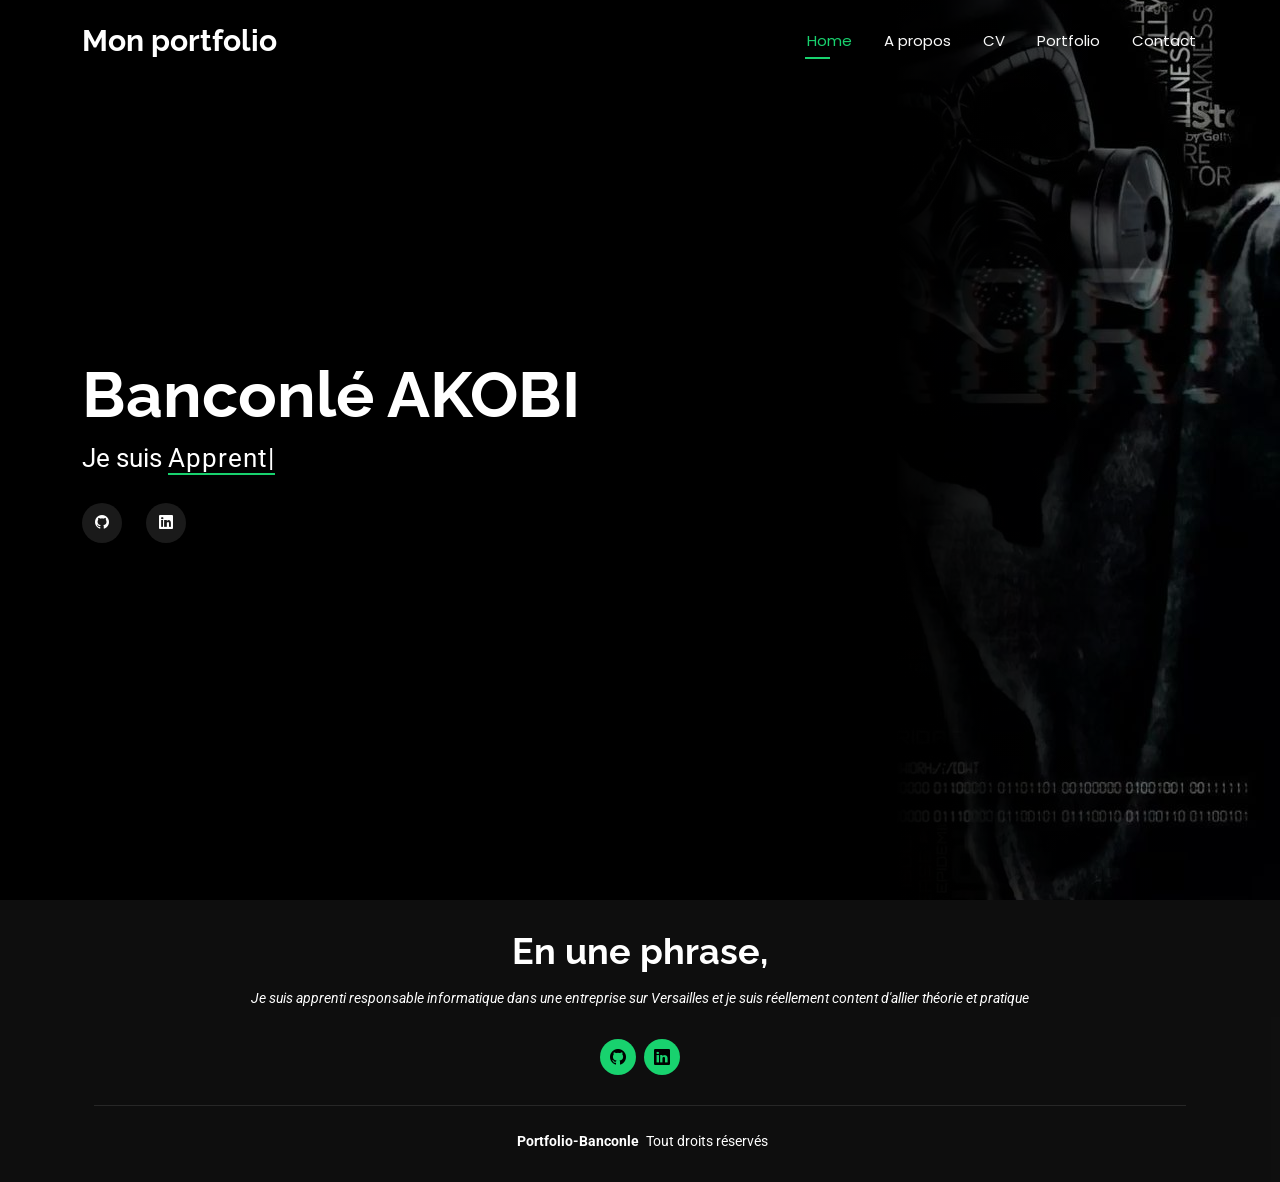
<file: index.html>
<!DOCTYPE html>
<html lang="fr">

<head>
  <meta charset="utf-8">
  <meta content="width=device-width, initial-scale=1.0" name="viewport">
  <title>Banconlé AKOBI-Portfolio</title>
  <meta name="description" content="partie principale(index)">

  <link href="assets/img/favicon.png" rel="icon">

  <link href="https://fonts.googleapis.com" rel="preconnect">
  <link href="https://fonts.gstatic.com" rel="preconnect" crossorigin>
  <link href="https://fonts.googleapis.com/css2?family=Roboto:ital,wght@0,100;0,300;0,400;0,500;0,700;0,900;1,100;1,300;1,400;1,500;1,700;1,900&family=Poppins:ital,wght@0,100;0,200;0,300;0,400;0,500;0,600;0,700;0,800;0,900;1,100;1,200;1,300;1,400;1,500;1,600;1,700;1,800;1,900&family=Raleway:ital,wght@0,100;0,200;0,300;0,400;0,500;0,600;0,700;0,800;0,900;1,100;1,200;1,300;1,400;1,500;1,600;1,700;1,800;1,900&display=swap" rel="stylesheet">

  <link href="assets/vendor/bootstrap/css/bootstrap.min.css" rel="stylesheet">
  <link href="assets/vendor/bootstrap-icons/bootstrap-icons.css" rel="stylesheet">
  <link href="assets/vendor/aos/aos.css" rel="stylesheet">
  <link href="assets/vendor/swiper/swiper-bundle.min.css" rel="stylesheet">
  <link href="assets/vendor/glightbox/css/glightbox.min.css" rel="stylesheet">

  <link href="assets/css/main.css" rel="stylesheet">

</head>


<body class="index-page">

  <header id="header" class="header d-flex align-items-center fixed-top">
    <div class="container-fluid container-xl position-relative d-flex align-items-center justify-content-between">

      <a href="index.html" class="logo d-flex align-items-center">
        <h1 class="sitename"> Mon portfolio</h1>
      </a>

      <nav id="navmenu" class="navmenu">
        <ul>
          <li><a href="index.html" class="active" >Home</a></li>
          <li><a href="about.html">A propos</a></li>
          <li><a href="resume.html">CV</a></li>
          <li><a href="portfolio.html">Portfolio</a></li>
          <li><a href="contact.html">Contact</a></li>
        </ul>
        <i class="mobile-nav-toggle d-xl-none bi bi-list"></i>
      </nav>

    </div>
  </header>

  <main class="main">

    <!--  Ma section perso-->
    <section id="hero" class="hero section dark-background">
      
      <div class="container" data-aos="zoom-out" data-aos-delay="100">
        <h2>Banconlé AKOBI</h2>
        <p>Je suis <span class="typed" data-typed-items="Passionné, créatif, calme, optimiste">Apprenti ingénieur informatique</span><span class="typed-cursor typed-cursor--blink"></span></p>
        <div class="social-links">
          <a href="https://github.com/BanconleAkobi/"><i class="bi bi-github"></i></a>
          <a href="https://www.linkedin.com/in/banconl%C3%A9-akobi-a88940273/"><i class="bi bi-linkedin"></i></a>
        </div>
      </div>

    </section>

  </main>

  <!-- Footer -->
  <footer id="footer" class="footer dark-background">
    <div class="container">
      <h3 class="sitename">En une phrase, </h3>
      <p>Je suis apprenti responsable informatique dans une entreprise sur Versailles et je suis réellement content d'allier théorie et pratique</p>
      <div class="social-links d-flex justify-content-center">
        <a href="https://github.com/BanconleAkobi/"><i class="bi bi-github"></i></a>
        <a href="https://www.linkedin.com/in/banconl%C3%A9-akobi-a88940273/"><i class="bi bi-linkedin"></i></a>
      </div>
      <div class="container">
        <div class="copyright">
          <strong class="px-1 sitename">Portfolio-Banconle</strong> <span>Tout droits réservés  </span>
        </div>
      </div>
    </div>
  </footer>

  <!-- petite fleche pour revenir en haut-->
  <a href="#" id="scroll-top" class="scroll-top d-flex align-items-center justify-content-center"><i class="bi bi-arrow-up-short"></i></a>

  <!-- le  preloader -->
  <div id="preloader"></div>

  <script src="assets/vendor/bootstrap/js/bootstrap.bundle.min.js"></script>
  <script src="assets/vendor/php-email-form/validate.js"></script>
  <script src="assets/vendor/aos/aos.js"></script>
  <script src="assets/vendor/typed.js/typed.umd.js"></script>
  <script src="assets/vendor/purecounter/purecounter_vanilla.js"></script>
  <script src="assets/vendor/waypoints/noframework.waypoints.js"></script>
  <script src="assets/vendor/swiper/swiper-bundle.min.js"></script>
  <script src="assets/vendor/glightbox/js/glightbox.min.js"></script>
  <script src="assets/vendor/imagesloaded/imagesloaded.pkgd.min.js"></script>
  <script src="assets/vendor/isotope-layout/isotope.pkgd.min.js"></script>

  <script src="assets/js/main.js"></script>

</body>

</html>
</file>
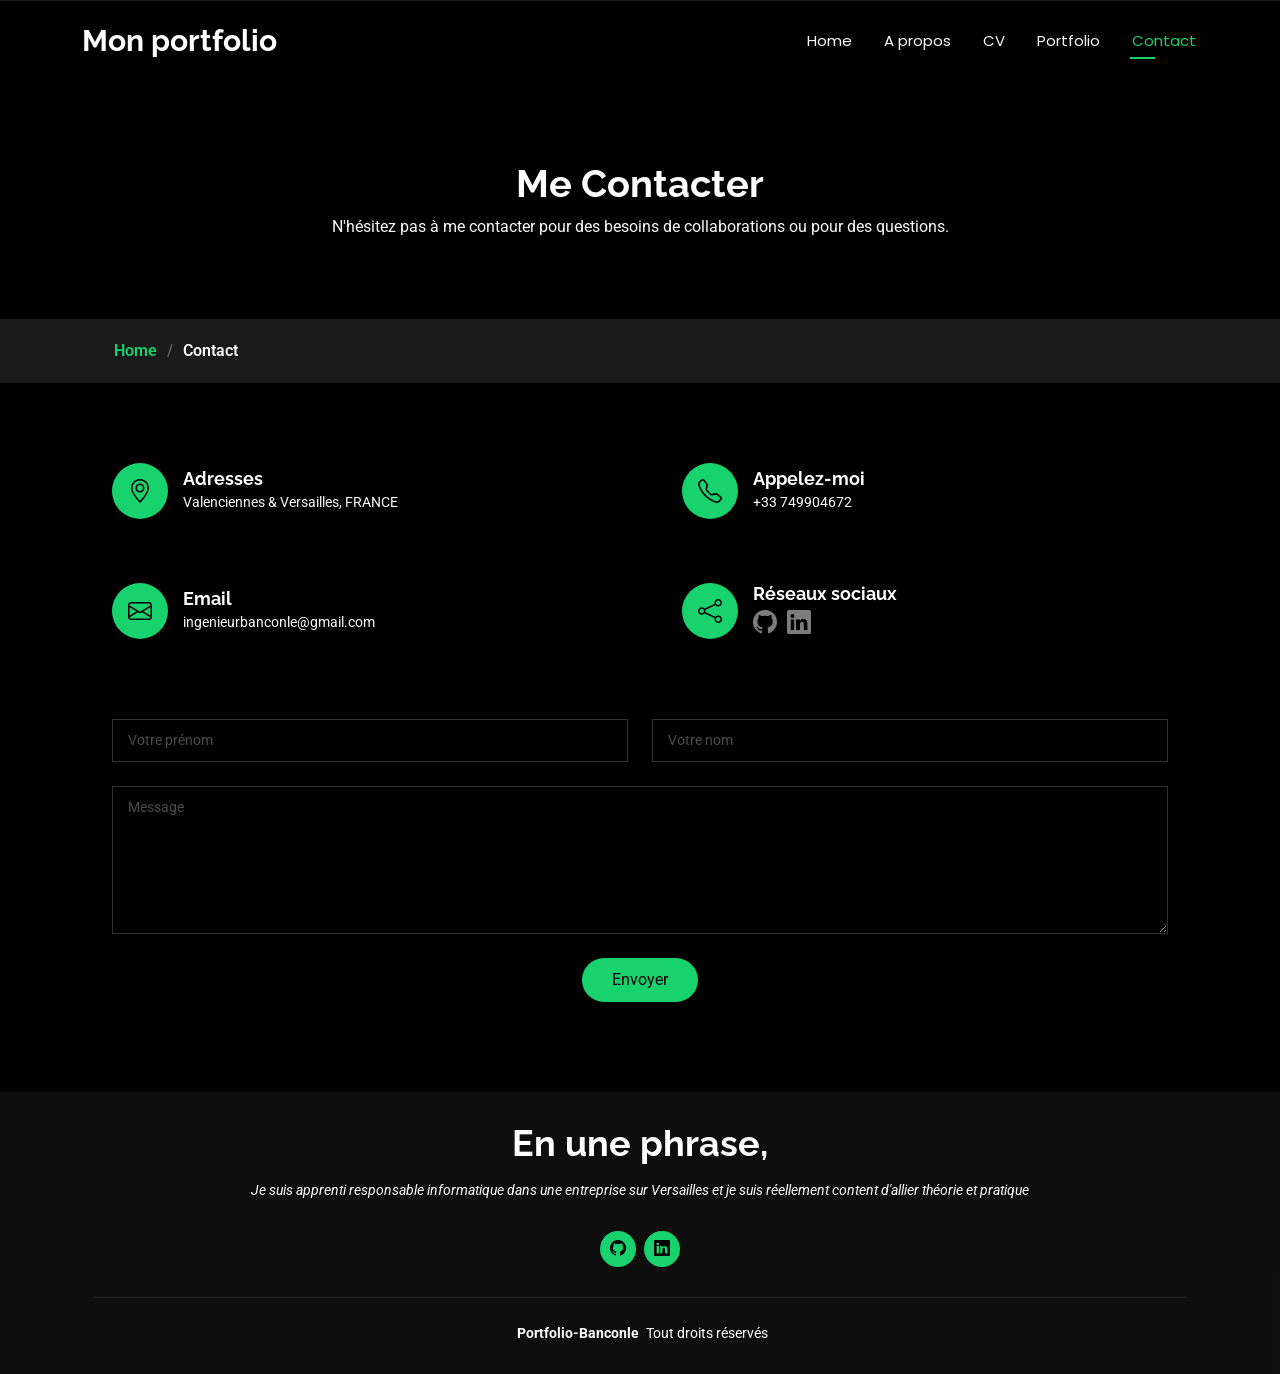
<file: contact.html>
<!DOCTYPE html>
<html lang="fr">
<head>
  <meta charset="utf-8">
  <meta content="width=device-width, initial-scale=1.0" name="viewport">
  <title>Contact</title>
  <meta name="description" content="partie contact">

  <link href="assets/img/favicon.png" rel="icon">

  <link href="https://fonts.googleapis.com" rel="preconnect">
  <link href="https://fonts.gstatic.com" rel="preconnect" crossorigin>
  <link href="https://fonts.googleapis.com/css2?family=Roboto:ital,wght@0,100;0,300;0,400;0,500;0,700;0,900;1,100;1,300;1,400;1,500;1,700;1,900&family=Poppins:ital,wght@0,100;0,200;0,300;0,400;0,500;0,600;0,700;0,800;0,900;1,100;1,200;1,300;1,400;1,500;1,600;1,700;1,800;1,900&family=Raleway:ital,wght@0,100;0,200;0,300;0,400;0,500;0,600;0,700;0,800;0,900;1,100;1,200;1,300;1,400;1,500;1,600;1,700;1,800;1,900&display=swap" rel="stylesheet">

  <link href="assets/vendor/bootstrap/css/bootstrap.min.css" rel="stylesheet">
  <link href="assets/vendor/bootstrap-icons/bootstrap-icons.css" rel="stylesheet">
  <link href="assets/vendor/aos/aos.css" rel="stylesheet">
  <link href="assets/vendor/swiper/swiper-bundle.min.css" rel="stylesheet">
  <link href="assets/vendor/glightbox/css/glightbox.min.css" rel="stylesheet">

  <link href="assets/css/main.css" rel="stylesheet">

</head>

<body class="contact-page">
  <header id="header" class="header d-flex align-items-center fixed-top">
    <div class="container-fluid container-xl position-relative d-flex align-items-center justify-content-between">

      <a href="index.html" class="logo d-flex align-items-center">
        <h1 class="sitename"> Mon portfolio</h1>
      </a>

      <nav id="navmenu" class="navmenu">
        <ul>
          <li><a href="index.html"  >Home</a></li>
          <li><a href="about.html">A propos</a></li>
          <li><a href="resume.html">CV</a></li>
          <li><a href="portfolio.html">Portfolio</a></li>

          <li><a href="contact.html" class="active">Contact</a></li>
        </ul>
        <i class="mobile-nav-toggle d-xl-none bi bi-list"></i>
      </nav>

    </div>
  </header>

  <main class="main">

    <div class="page-title" data-aos="fade">
      <div class="heading">
        <div class="container">
          <div class="row d-flex justify-content-center text-center">
            <div class="col-lg-8">
              <h1>Me Contacter</h1>
              <p class="mb-0">N'hésitez pas à me contacter pour des besoins de collaborations ou pour des questions. </p>
            </div>
          </div>
        </div>
      </div>
      <nav class="breadcrumbs">
        <div class="container">
          <ol>
            <li><a href="index.html">Home</a></li>
            <li class="current">Contact</li>
          </ol>
        </div>
      </nav>
    </div>


    <section id="contact" class="contact section">

      <div class="container" data-aos="fade-up" data-aos-delay="100">

        <div class="row gy-4">

          <div class="col-md-6">
            <div class="info-item d-flex align-items-center" data-aos="fade-up" data-aos-delay="200">
              <i class="icon bi bi-geo-alt flex-shrink-0"></i>
              <div>
                <h3>Adresses</h3>
                <p>Valenciennes & Versailles, FRANCE</p>
              </div>
            </div>
          </div>

          <div class="col-md-6">
            <div class="info-item d-flex align-items-center" data-aos="fade-up" data-aos-delay="300">
              <i class="icon bi bi-telephone flex-shrink-0"></i>
              <div>
                <h3>Appelez-moi</h3>
                <p>+33 749904672</p>
              </div>
            </div>
          </div>

          <div class="col-md-6">
            <div class="info-item d-flex align-items-center" data-aos="fade-up" data-aos-delay="400">
              <i class="icon bi bi-envelope flex-shrink-0"></i>
              <div>
                <h3>Email</h3>
                <p>ingenieurbanconle@gmail.com</p>
              </div>
            </div>
          </div>

          <div class="col-md-6">
            <div class="info-item d-flex align-items-center" data-aos="fade-up" data-aos-delay="500">
              <i class="icon bi bi-share flex-shrink-0"></i>
              <div>
                <h3>Réseaux sociaux</h3>
                <div class="social-links">
                  <a href="https://github.com/BanconleAkobi/"><i class="bi bi-github"></i></a>
                  <a href="https://www.linkedin.com/in/banconl%C3%A9-akobi-a88940273/"><i class="bi bi-linkedin"></i></a>
                </div>
              </div>
            </div>
          </div>

        </div>

        <form onsubmit="sendMail(event)"  id="contactForm" class="email-form" data-aos="fade-up" data-aos-delay="600">
          <div class="row gy-4">
            <div class="col-md-6">
              <input type="text" name="firstname" class="form-control" id="firstname" placeholder="Votre prénom" required="true">
            </div>
      
            <div class="col-md-6">
              <input type="text" name="lastname" class="form-control" id="lastname" placeholder="Votre nom" required="true">
            </div>

        
            <div class="col-md-12">
              <textarea class="form-control" name="message" rows="6" id="message" placeholder="Message" required="true"></textarea>
            </div>

            <div class="col-md-12 text-center">
              <button type="submit">Envoyer</button>
            </div>

          </div>
        </form>

      </div>

    </section><!-- /Contact Section -->

  </main>

   <!-- Footer -->
   <footer id="footer" class="footer dark-background">
    <div class="container">
      <h3 class="sitename">En une phrase, </h3>
      <p>Je suis apprenti responsable informatique dans une entreprise sur Versailles et je suis réellement content d'allier théorie et pratique</p>
      <div class="social-links d-flex justify-content-center">
        <a href="https://github.com/BanconleAkobi/"><i class="bi bi-github"></i></a>
        <a href="https://www.linkedin.com/in/banconl%C3%A9-akobi-a88940273/"><i class="bi bi-linkedin"></i></a>
      </div>
      <div class="container">
        <div class="copyright">
          <strong class="px-1 sitename">Portfolio-Banconle</strong> <span>Tout droits réservés  </span>
        </div>
      </div>
    </div>
  </footer>

  <a href="#" id="scroll-top" class="scroll-top d-flex align-items-center justify-content-center"><i class="bi bi-arrow-up-short"></i></a>

  <div id="preloader"></div>

  <script src="assets/vendor/bootstrap/js/bootstrap.bundle.min.js"></script>
  <script src="assets/vendor/php-email-form/validate.js"></script>
  <script src="assets/vendor/aos/aos.js"></script>
  <script src="assets/vendor/typed.js/typed.umd.js"></script>
  <script src="assets/vendor/purecounter/purecounter_vanilla.js"></script>
  <script src="assets/vendor/waypoints/noframework.waypoints.js"></script>
  <script src="assets/vendor/swiper/swiper-bundle.min.js"></script>
  <script src="assets/vendor/glightbox/js/glightbox.min.js"></script>
  <script src="assets/vendor/imagesloaded/imagesloaded.pkgd.min.js"></script>
  <script src="assets/vendor/isotope-layout/isotope.pkgd.min.js"></script>

  <script src="assets/js/main.js"></script>
  <script src="assets/js/contactForm.js" defer></script>

</body>

</html>
</file>
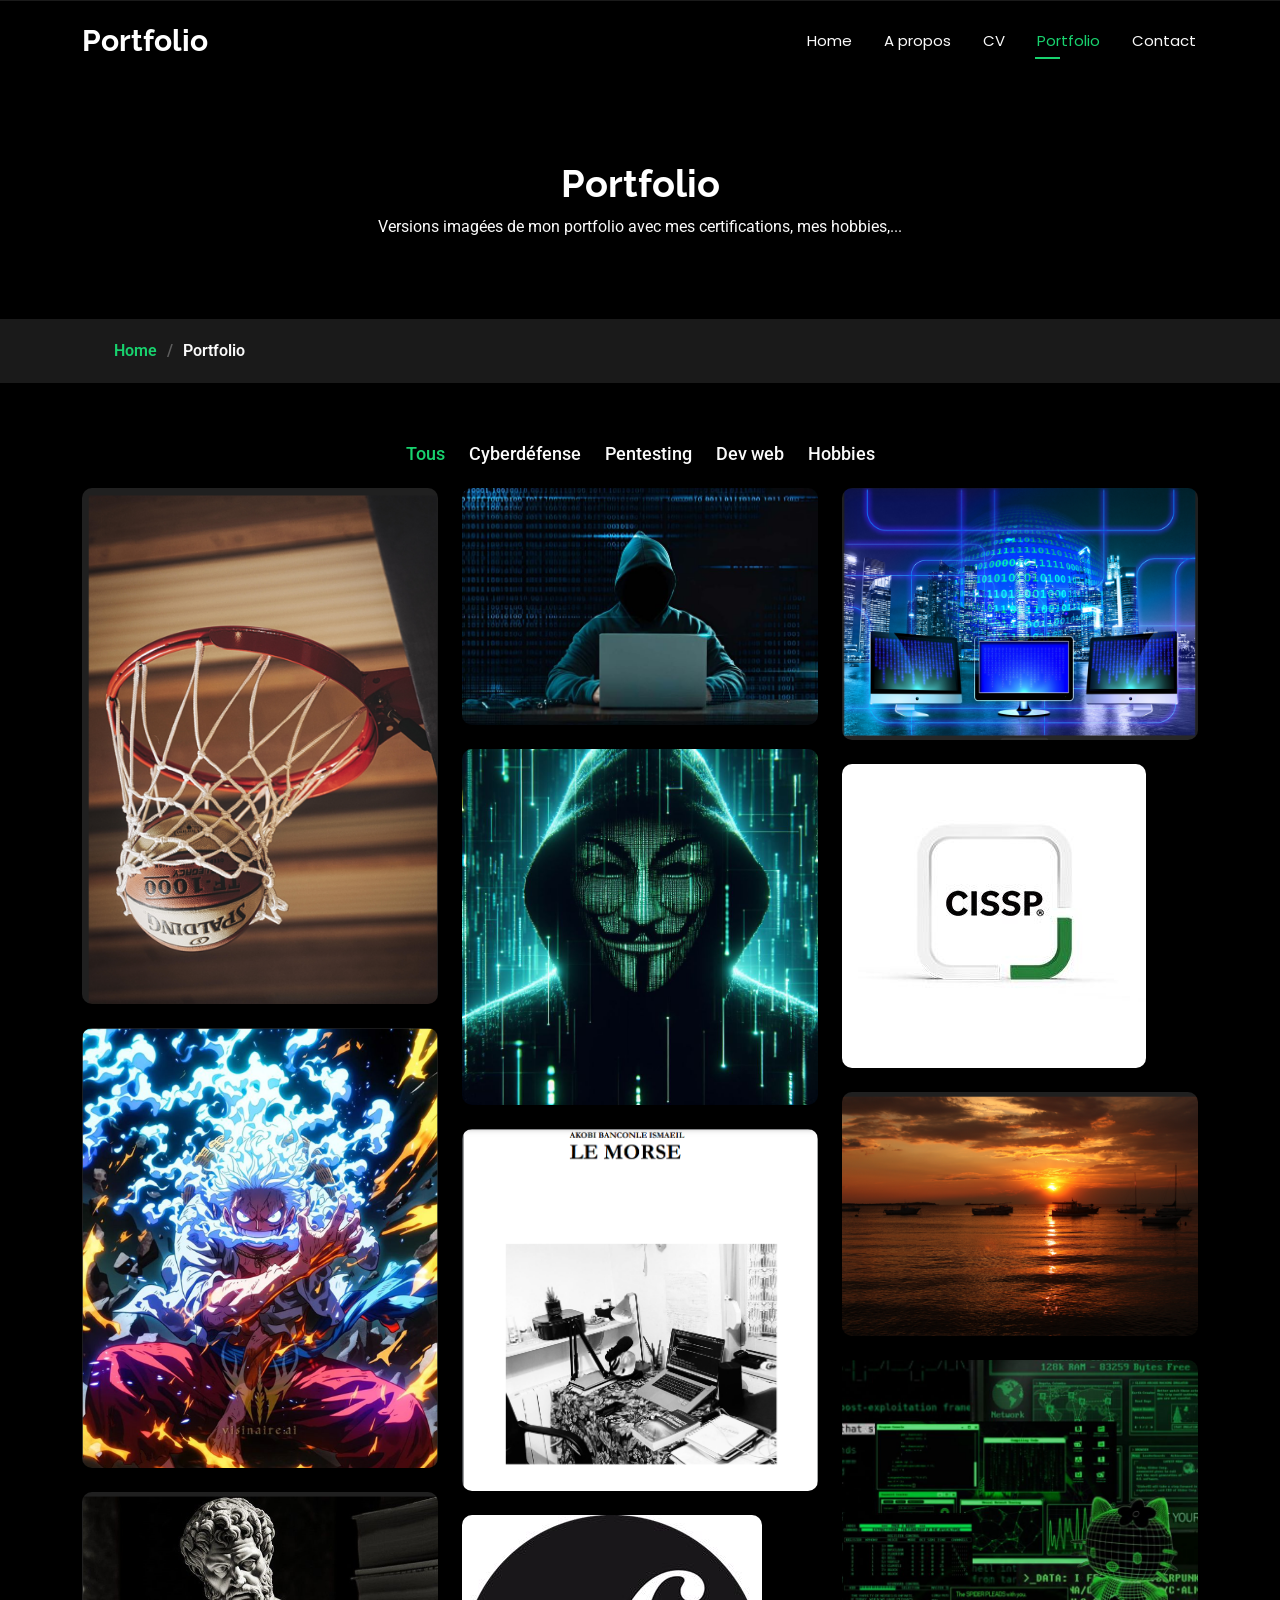
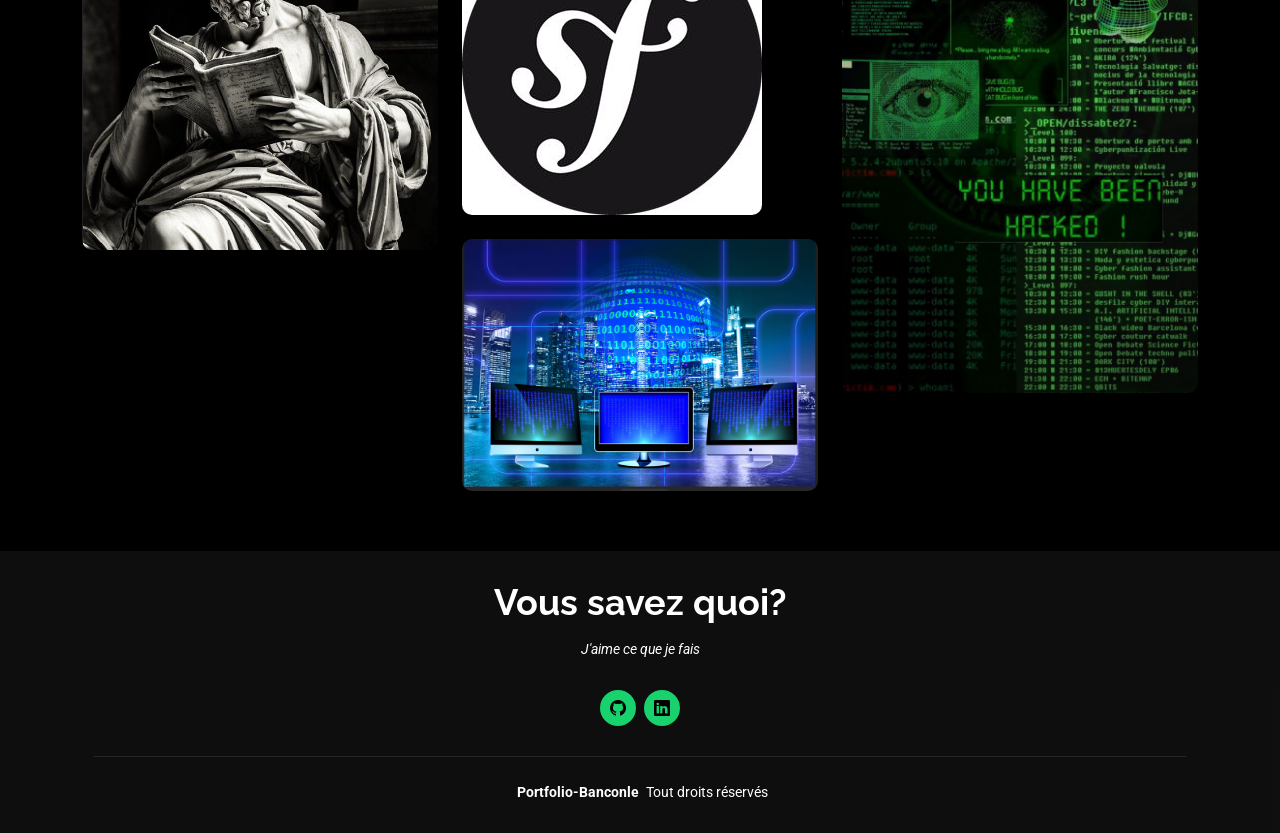
<file: portfolio.html>
<!DOCTYPE html>
<html lang="fr">

<head>
  <meta charset="utf-8">
  <meta content="width=device-width, initial-scale=1.0" name="viewport">
  <title>Détails visuels</title>
  <meta name="description" content="partie portfolio">

  <link href="assets/img/favicon.png" rel="icon">

  <link href="https://fonts.googleapis.com" rel="preconnect">
  <link href="https://fonts.gstatic.com" rel="preconnect" crossorigin>
  <link href="https://fonts.googleapis.com/css2?family=Roboto:ital,wght@0,100;0,300;0,400;0,500;0,700;0,900;1,100;1,300;1,400;1,500;1,700;1,900&family=Poppins:ital,wght@0,100;0,200;0,300;0,400;0,500;0,600;0,700;0,800;0,900;1,100;1,200;1,300;1,400;1,500;1,600;1,700;1,800;1,900&family=Raleway:ital,wght@0,100;0,200;0,300;0,400;0,500;0,600;0,700;0,800;0,900;1,100;1,200;1,300;1,400;1,500;1,600;1,700;1,800;1,900&display=swap" rel="stylesheet">

  <link href="assets/vendor/bootstrap/css/bootstrap.min.css" rel="stylesheet">
  <link href="assets/vendor/bootstrap-icons/bootstrap-icons.css" rel="stylesheet">
  <link href="assets/vendor/aos/aos.css" rel="stylesheet">
  <link href="assets/vendor/swiper/swiper-bundle.min.css" rel="stylesheet">
  <link href="assets/vendor/glightbox/css/glightbox.min.css" rel="stylesheet">

  <link href="assets/css/main.css" rel="stylesheet">

</head>

<body class="portfolio-page">

  <header id="header" class="header d-flex align-items-center fixed-top">
    <div class="container-fluid container-xl position-relative d-flex align-items-center justify-content-between">

      <a href="index.html" class="logo d-flex align-items-center">
        <h1 class="sitename"> Portfolio</h1>
      </a>

      <nav id="navmenu" class="navmenu">
        <ul>
          <li><a href="index.html" >Home</a></li>
          <li><a href="about.html">A propos</a></li>
          <li><a href="resume.html">CV</a></li>
          <li><a href="portfolio.html" class="active">Portfolio</a></li>

          <li><a href="contact.html">Contact</a></li>
        </ul>
        <i class="mobile-nav-toggle d-xl-none bi bi-list"></i>
      </nav>

    </div>
  </header>

  <main class="main">

    <div class="page-title" data-aos="fade">
      <div class="heading">
        <div class="container">
          <div class="row d-flex justify-content-center text-center">
            <div class="col-lg-8">
              <h1>Portfolio</h1>
              <p class="mb-0">Versions imagées de mon portfolio avec mes certifications, mes hobbies,...</p>
            </div>
          </div>
        </div>
      </div>
      <nav class="breadcrumbs">
        <div class="container">
          <ol>
            <li><a href="index.html">Home</a></li>
            <li class="current">Portfolio</li>
          </ol>
        </div>
      </nav>
    </div>

    <section id="portfolio" class="portfolio section">

      <div class="container">

        <div class="isotope-layout" data-default-filter="*" data-layout="masonry" data-sort="original-order">

          <ul class="portfolio-filters isotope-filters" data-aos="fade-up" data-aos-delay="100">
            <li data-filter="*" class="filter-active">Tous</li>
            <li data-filter=".filter-cyberdefense">Cyberdéfense</li>
            <li data-filter=".filter-pentesting">Pentesting</li>
            <li data-filter=".filter-dev">Dev web </li>
            <li data-filter=".filter-hobbies">Hobbies</li>
          </ul>

          <div class="row gy-4 isotope-container" data-aos="fade-up" data-aos-delay="200">

            <div class="col-lg-4 col-md-6 portfolio-item isotope-item filter-hobbies">
              <div class="portfolio-content h-100">
                <img src="assets/img/portfolio/basket.png" class="img-fluid portfolio__image--size" alt="Photo d'un ballon de basketball">
                <div class="portfolio-info">
                  <h4>Basketball</h4>
                  <p>Sport d'équipe préféré.</p>
                  <a href="assets/img/portfolio/basket.png" title="basket" data-gallery="portfolio-gallery-app" class="glightbox preview-link"><i class="bi bi-zoom-in"></i></a>
                </div>
              </div>
            </div>

            <div class="col-lg-4 col-md-6 portfolio-item isotope-item filter-pentesting">
              <div class="portfolio-content h-100">
                <img src="assets/img/portfolio/hacker3.jpeg" class="img-fluid portfolio__image--size" alt="photo de ma certification de complete beginner">
                <div class="portfolio-info">
                  <h4>Complete beginner </h4>
                  <p>Certifications complete beginner de la cyberoffensive | Tryhackme</p>
                  <a href="assets/img/portfolio/complete_beginner.png" title=" IT" data-gallery="portfolio-gallery-product" class="glightbox preview-link"><i class="bi bi-zoom-in"></i></a>
                </div>
              </div>
            </div>

            <div class="col-lg-4 col-md-6 portfolio-item isotope-item filter-dev">
              <div class="portfolio-content h-100">
                <img src="assets/img/portfolio/info.png" class="img-fluid portfolio__image--size" alt="image d'un écran">
                <div class="portfolio-info">
                  <h4>Web</h4>
                  <p>Developpement informatique</p>
                  <a href="assets/img/portfolio/info.png" title="IT " data-gallery="portfolio-gallery-branding" class="glightbox preview-link"><i class="bi bi-zoom-in"></i></a>
                </div>
              </div>
            </div>

            <div class="col-lg-4 col-md-6 portfolio-item isotope-item filter-cyberdefense">
              <div class="portfolio-content h-100">
                <img src="assets/img/portfolio/hacker2.jpeg" class="img-fluid portfolio__image--size" alt="image d'un">
                <div class="portfolio-info">
                  <h4>Intro_cyber</h4>
                  <p>Introduction à la cyber | Tryhackme</p>
                  <a href="assets/img/portfolio/intro_cyber.png" title="Cyber Intro" data-gallery="portfolio-gallery-book" class="glightbox preview-link text-center"><i class="bi bi-zoom-in"></i></a>
                </div>
              </div>
            </div>

            <div class="col-lg-4 col-md-6 portfolio-item isotope-item filter-cyberdefense">
              <div class="portfolio-content h-100">
                <img src="assets/img/portfolio/isc2.jpeg" class="img-fluid portfolio__image--size" alt="image du logo isc2">
                <div class="portfolio-info">
                  <h4>ISC2</h4>
                  <p>Certification cyberincident | ISC2</p>
                  <a href="assets/img/portfolio/isc2.png" title="ISC2" data-gallery="portfolio-gallery-app" class="glightbox preview-link"><i class="bi bi-zoom-in"></i></a>
                </div>
              </div>
            </div>

            <div class="col-lg-4 col-md-6 portfolio-item isotope-item filter-hobbies">
              <div class="portfolio-content h-100">
                <img src="assets/img/portfolio/mangas.png" class="img-fluid portfolio__image--size" alt="image du mangas onepiece">
                <div class="portfolio-info">
                  <h4>Mangas</h4>
                  <p>Mangas </p>
                  <a href="assets/img/portfolio/mangas.png" title="Mugiwara" data-gallery="portfolio-gallery-product" class="glightbox preview-link"><i class="bi bi-zoom-in"></i></a>
                </div>
              </div>
            </div>

            <div class="col-lg-4 col-md-6 portfolio-item isotope-item filter-hobbies">
              <div class="portfolio-content h-100">
                <img src="assets/img/portfolio/meditation.png" class="img-fluid portfolio__image--size" alt="image d'un coucher de soleil">
                <div class="portfolio-info">
                  <h4>Médidation</h4>
                  <p>méditation quotidienne pour gérer le stress</p>
                  <a href="assets/img/portfolio/meditation.png" title="sunset" data-gallery="portfolio-gallery-branding" class="glightbox preview-link"><i class="bi bi-zoom-in"></i></a>
                </div>
              </div>
            </div>

            <div class="col-lg-4 col-md-6 portfolio-item isotope-item filter-hobbies">
              <div class="portfolio-content h-100">
                <img src="assets/img/portfolio/morse.png" class="img-fluid portfolio__image--size" alt="image de mon livre: Le MORSE">
                <div class="portfolio-info">
                  <h4>Mon livre</h4>
                  <p>Le Morse, mon livre sur le développement personnel</p>
                  <a href="assets/img/portfolio/morse.png" title="morse" data-gallery="portfolio-gallery-book" class="glightbox preview-link"><i class="bi bi-zoom-in"></i></a>
                </div>
              </div>
            </div>

            <div class="col-lg-4 col-md-6 portfolio-item isotope-item filter-pentesting">
              <div class="portfolio-content h-100">
                <img src="assets/img/portfolio/hacker1.jpeg" class="img-fluid portfolio__image--size" alt="image d'un pentester">
                <div class="portfolio-info">
                  <h4>Pentesting</h4>
                  <p>Certification de junior pentester</p>
                  <a href="assets/img/portfolio/pentester.png" title="Pentester" data-gallery="portfolio-gallery-app" class="glightbox preview-link"><i class="bi bi-zoom-in"></i></a>
                </div>
              </div>
            </div>

            <div class="col-lg-4 col-md-6 portfolio-item isotope-item filter-hobbies">
              <div class="portfolio-content h-100">
                <img src="assets/img/portfolio/stoic.png" class="img-fluid portfolio__image--size" alt="image d'un stoicien">
                <div class="portfolio-info">
                  <h4>Stoicisme</h4>
                  <p>Le stoicisme...</p>
                  <a href="assets/img/portfolio/stoic.png" title="stoic" data-gallery="portfolio-gallery-product" class="glightbox preview-link"><i class="bi bi-zoom-in"></i></a>
                </div>
              </div>
            </div>

            <div class="col-lg-4 col-md-6 portfolio-item isotope-item filter-dev">
              <div class="portfolio-content h-100">
                <img src="assets/img/portfolio/symfony_logo.jpeg" class="img-fluid portfolio__image--size" alt="image du logo de symfony">
                <div class="portfolio-info">
                  <h4>Symfony</h4>
                  <p>Framework de developpement backend</p>
                  <a href="assets/img/portfolio/symfony.PNG" title="symfony logo" data-gallery="portfolio-gallery-branding" class="glightbox preview-link"><i class="bi bi-zoom-in"></i></a>
                </div>
              </div>
            </div>

            <div class="col-lg-4 col-md-6 portfolio-item isotope-item filter-dev">
              <div class="portfolio-content h-100">
                <img src="assets/img/portfolio/info.png" class="img-fluid portfolio__image--size" alt="image representant du web">
                <div class="portfolio-info">
                  <h4>Fondamentaux du web</h4>
                  <p>Certifications des bases du web</p>
                  <a href="assets/img/portfolio/web_fund.png" title="fondamentaux du web" data-gallery="portfolio-gallery-book" class="glightbox preview-link"><i class="bi bi-zoom-in"></i></a>
                </div>
              </div>
            </div>

          </div>

        </div>

      </div>

    </section>

  </main>

  <footer id="footer" class="footer dark-background">
    <div class="container">
      <h3 class="sitename">Vous savez quoi? </h3>
      <p>J'aime ce que je fais</p>
      <div class="social-links d-flex justify-content-center">
        <a href="https://github.com/BanconleAkobi/"><i class="bi bi-github"></i></a>
        <a href="https://www.linkedin.com/in/banconl%C3%A9-akobi-a88940273/"><i class="bi bi-linkedin"></i></a>
      </div>
      <div class="container">
        <div class="copyright">
          <strong class="px-1 sitename">Portfolio-Banconle</strong> <span>Tout droits réservés  </span>
        </div>
      </div>
    </div>
  </footer>


  <a href="#" id="scroll-top" class="scroll-top d-flex align-items-center justify-content-center"><i class="bi bi-arrow-up-short"></i></a>

  <div id="preloader"></div>

  <script src="assets/vendor/bootstrap/js/bootstrap.bundle.min.js"></script>
  <script src="assets/vendor/aos/aos.js"></script>
  <script src="assets/vendor/typed.js/typed.umd.js"></script>
  <script src="assets/vendor/purecounter/purecounter_vanilla.js"></script>
  <script src="assets/vendor/waypoints/noframework.waypoints.js"></script>
  <script src="assets/vendor/swiper/swiper-bundle.min.js"></script>
  <script src="assets/vendor/glightbox/js/glightbox.min.js"></script>
  <script src="assets/vendor/imagesloaded/imagesloaded.pkgd.min.js"></script>
  <script src="assets/vendor/isotope-layout/isotope.pkgd.min.js"></script>

  <script src="assets/js/main.js"></script>

</body>

</html>
</file>
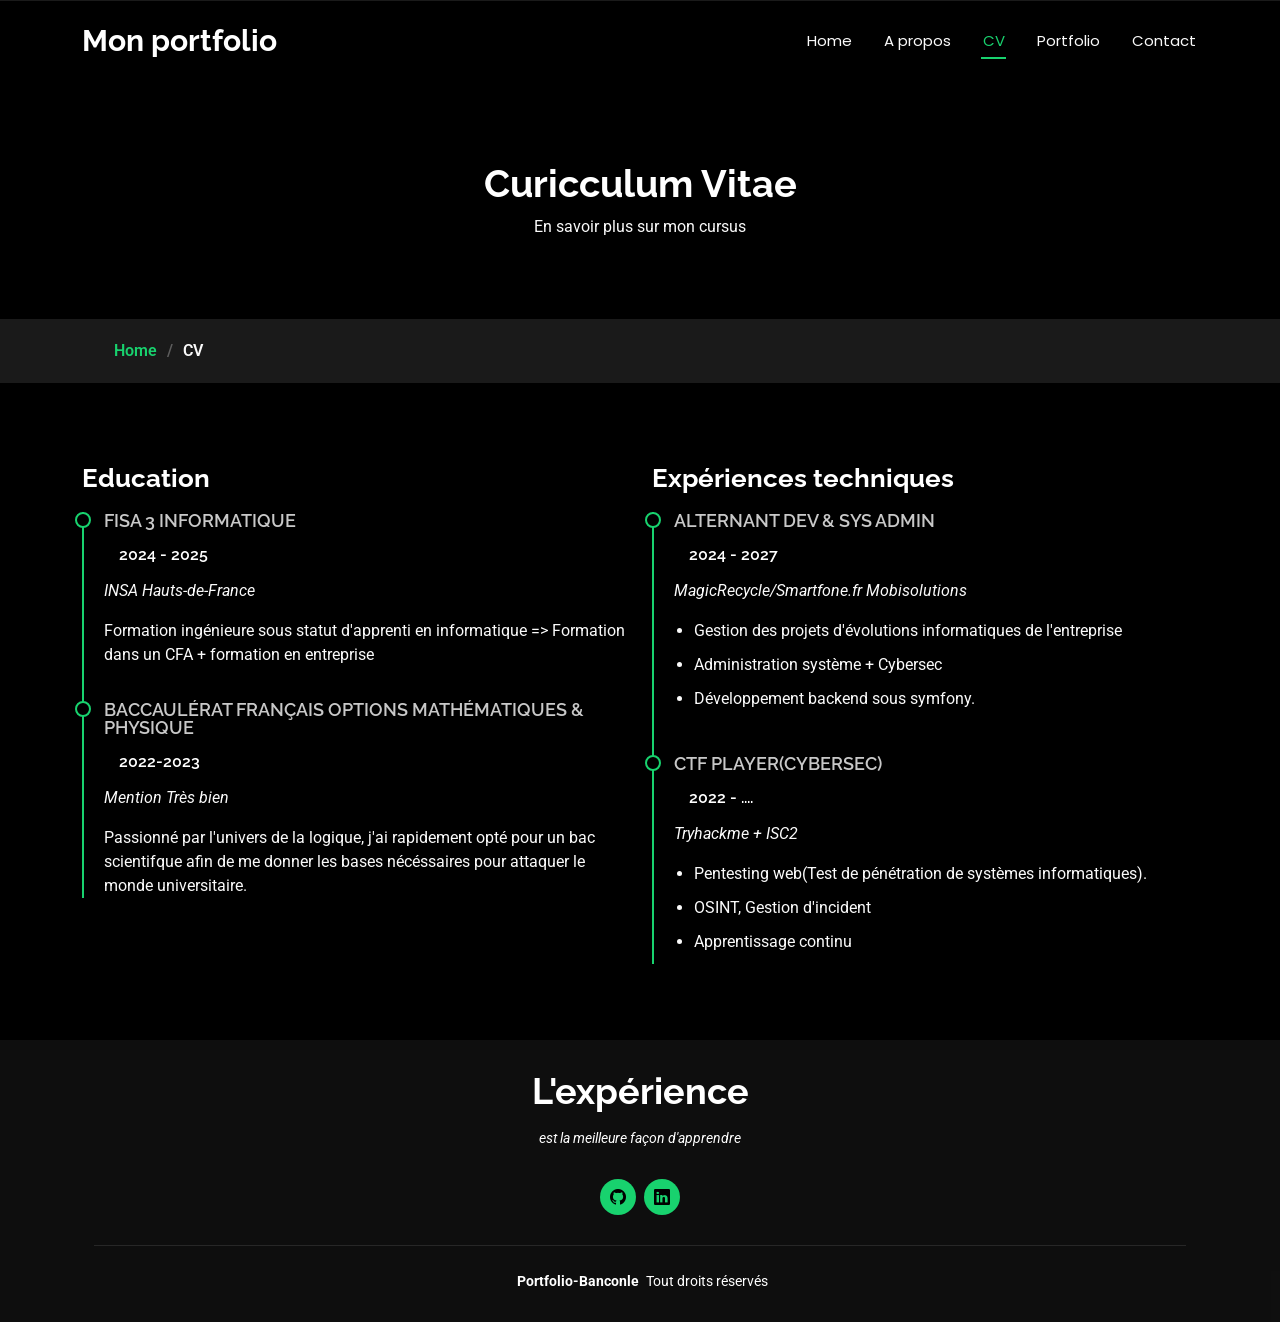
<file: resume.html>
<!DOCTYPE html>
<html lang="fr">

<head>
  <meta charset="utf-8">
  <meta content="width=device-width, initial-scale=1.0" name="viewport">
  <title>CV</title>
  <meta name="description" content="partie cv">

  <link href="assets/img/favicon.png" rel="icon">

  <link href="https://fonts.googleapis.com" rel="preconnect">
  <link href="https://fonts.gstatic.com" rel="preconnect" crossorigin>
  <link href="https://fonts.googleapis.com/css2?family=Roboto:ital,wght@0,100;0,300;0,400;0,500;0,700;0,900;1,100;1,300;1,400;1,500;1,700;1,900&family=Poppins:ital,wght@0,100;0,200;0,300;0,400;0,500;0,600;0,700;0,800;0,900;1,100;1,200;1,300;1,400;1,500;1,600;1,700;1,800;1,900&family=Raleway:ital,wght@0,100;0,200;0,300;0,400;0,500;0,600;0,700;0,800;0,900;1,100;1,200;1,300;1,400;1,500;1,600;1,700;1,800;1,900&display=swap" rel="stylesheet">

  <link href="assets/vendor/bootstrap/css/bootstrap.min.css" rel="stylesheet">
  <link href="assets/vendor/bootstrap-icons/bootstrap-icons.css" rel="stylesheet">
  <link href="assets/vendor/aos/aos.css" rel="stylesheet">
  <link href="assets/vendor/swiper/swiper-bundle.min.css" rel="stylesheet">
  <link href="assets/vendor/glightbox/css/glightbox.min.css" rel="stylesheet">

  <link href="assets/css/main.css" rel="stylesheet">

</head>

<body class="resume-page">

<header id="header" class="header d-flex align-items-center fixed-top">
  <div class="container-fluid container-xl position-relative d-flex align-items-center justify-content-between">

    <a href="index.html" class="logo d-flex align-items-center">
      <h1 class="sitename"> Mon portfolio</h1>
    </a>

    <nav id="navmenu" class="navmenu">
      <ul>
        <li><a href="index.html" >Home</a></li>
        <li><a href="about.html">A propos</a></li>
        <li><a href="resume.html" class="active">CV</a></li>
        <li><a href="portfolio.html">Portfolio</a></li>

        <li><a href="contact.html">Contact</a></li>
      </ul>
      <i class="mobile-nav-toggle d-xl-none bi bi-list"></i>
    </nav>

  </div>
</header>


  <main class="main">

    <div class="page-title" data-aos="fade">
      <div class="heading">
        <div class="container">
          <div class="row d-flex justify-content-center text-center">
            <div class="col-lg-8">
              <h1>Curicculum Vitae</h1>
              <p class="mb-0">En savoir plus sur mon cursus</p>
            </div>
          </div>
        </div>
      </div>
      <nav class="breadcrumbs">
        <div class="container">
          <ol>
            <li><a href="index.html">Home</a></li>
            <li class="current">CV</li>
          </ol>
        </div>
      </nav>
    </div>
    <section id="resume" class="resume section">

      <div class="container">

        <div class="row">

          <div class="col-lg-6" data-aos="fade-up" data-aos-delay="100">
            <h3 class="resume-title">Education</h3>
            <div class="resume-item">
              <h4>FISA 3 Informatique</h4>
              <h5>2024 - 2025</h5>
              <p><em>INSA Hauts-de-France</em></p>
              <p>Formation ingénieure sous statut d'apprenti en informatique  => Formation dans un CFA + formation en entreprise</p>
            </div>

            <div class="resume-item">
              <h4>Baccaulérat français options mathématiques &amp; physique</h4>
              <h5>2022-2023</h5>
              <p><em>Mention Très bien</em></p>
              <p>Passionné par l'univers de la logique, j'ai rapidement opté pour un bac scientifque afin de me donner les bases nécéssaires pour attaquer le monde universitaire.</p>
            </div>

          </div>

          <div class="col-lg-6" data-aos="fade-up" data-aos-delay="200">
            <h3 class="resume-title">Expériences techniques</h3>
            <div class="resume-item">
              <h4>Alternant Dev &amp; sys admin</h4>
              <h5>2024 - 2027</h5>
              <p><em>MagicRecycle/Smartfone.fr Mobisolutions</em></p>
              <ul>
                <li>Gestion des projets d'évolutions informatiques de l'entreprise</li>
                <li>Administration système + Cybersec</li>
                <li>Développement backend sous symfony.</li>
              </ul>
            </div>

            <div class="resume-item">
              <h4>CTF Player(cybersec)</h4>
              <h5>2022 - .... </h5>
              <p><em>Tryhackme + ISC2</em></p>
              <ul>
                <li>Pentesting web(Test de pénétration de systèmes informatiques).</li>
                <li>OSINT, Gestion d'incident</li>
                <li>Apprentissage continu</li>
              </ul>
            </div>

          </div>

        </div>

      </div>

    </section>

  </main>

  <footer id="footer" class="footer dark-background">
    <div class="container">
      <h3 class="sitename">L'expérience</h3>
      <p>est la meilleure façon d'apprendre </p>
      <div class="social-links d-flex justify-content-center">
        <a href="https://github.com/BanconleAkobi/"><i class="bi bi-github"></i></a>
        <a href="https://www.linkedin.com/in/banconl%C3%A9-akobi-a88940273/"><i class="bi bi-linkedin"></i></a>
      </div>
      <div class="container">
        <div class="copyright">
          <strong class="px-1 sitename">Portfolio-Banconle</strong> <span>Tout droits réservés  </span>
        </div>
      </div>
    </div>
  </footer>

  <a href="#" id="scroll-top" class="scroll-top d-flex align-items-center justify-content-center"><i class="bi bi-arrow-up-short"></i></a>

  <div id="preloader"></div>

  <script src="assets/vendor/bootstrap/js/bootstrap.bundle.min.js"></script>
  <script src="assets/vendor/php-email-form/validate.js"></script>
  <script src="assets/vendor/aos/aos.js"></script>
  <script src="assets/vendor/typed.js/typed.umd.js"></script>
  <script src="assets/vendor/purecounter/purecounter_vanilla.js"></script>
  <script src="assets/vendor/waypoints/noframework.waypoints.js"></script>
  <script src="assets/vendor/swiper/swiper-bundle.min.js"></script>
  <script src="assets/vendor/glightbox/js/glightbox.min.js"></script>
  <script src="assets/vendor/imagesloaded/imagesloaded.pkgd.min.js"></script>
  <script src="assets/vendor/isotope-layout/isotope.pkgd.min.js"></script>

  <script src="assets/js/main.js"></script>

</body>

</html>
</file>
<file: assets/css/main.css>
:root {
  --default-font: "Roboto",  system-ui, -apple-system, "Segoe UI", Roboto, "Helvetica Neue", Arial, "Noto Sans", "Liberation Sans", sans-serif, "Apple Color Emoji", "Segoe UI Emoji", "Segoe UI Symbol", "Noto Color Emoji";
  --heading-font: "Raleway",  sans-serif;
  --nav-font: "Poppins",  sans-serif;
}

:root { 
  --background-color: #000000; /* Background color for the entire website, including individual sections */
  --default-color: #fafafa; /* Default color used for the majority of the text content across the entire website */
  --heading-color: #ffffff; /* Color for headings, subheadings and title throughout the website */
  --accent-color: #18d26e; /* Accent color that represents your brand on the website. It's used for buttons, links, and other elements that need to stand out */
  --surface-color: #1a1a1a; /* The surface color is used as a background of boxed elements within sections, such as cards, icon boxes, or other elements that require a visual separation from the global background. */
  --contrast-color: #000000; /* Contrast color for text, ensuring readability against backgrounds of accent, heading, or default colors. */
}

:root {
  --nav-color: #fafafa;  /* The default color of the main navmenu links */
  --nav-hover-color: #18d26e; /* Applied to main navmenu links when they are hovered over or active */
  --nav-mobile-background-color: #1a1a1a; /* Used as the background color for mobile navigation menu */
  --nav-dropdown-background-color: #1a1a1a; /* Used as the background color for dropdown items that appear when hovering over primary navigation items */
  --nav-dropdown-color: #fafafa; /* Used for navigation links of the dropdown items in the navigation menu. */
  --nav-dropdown-hover-color: #18d26e; /* Similar to --nav-hover-color, this color is applied to dropdown navigation links when they are hovered over. */
}


.light-background {
  --background-color: #1a1a1a;
  --surface-color: #343434;
}

.dark-background {
  --background-color: rgba(15, 15, 15, 0.975);
  --default-color: #ffffff;
  --heading-color: #ffffff;
  --surface-color: #292929f9;
  --contrast-color: #000000;
}

/* Smooth scroll */
:root {
  scroll-behavior: smooth;
}

/*--------------------------------------------------------------
# General Styling & Shared Classes
--------------------------------------------------------------*/
body {
  color: var(--default-color);
  background-color: var(--background-color);
  font-family: var(--default-font);
}

a {
  color: var(--accent-color);
  text-decoration: none;
  transition: 0.3s;
}

a:hover {
  color: color-mix(in srgb, var(--accent-color), transparent 25%);
  text-decoration: none;
}

h1,
h2,
h3,
h4,
h5,
h6 {
  color: var(--heading-color);
  font-family: var(--heading-font);
}






@keyframes email-form-loading {
  0% {
    transform: rotate(0deg);
  }

  100% {
    transform: rotate(360deg);
  }
}

/*--------------------------------------------------------------
# Global Header
--------------------------------------------------------------*/
.header {
  --background-color: rgba(0, 0, 0, 0);
  color: var(--default-color);
  background-color: var(--background-color);
  padding: 15px 0;
  transition: all 0.5s;
  z-index: 997;
}

.header .logo {
  line-height: 1;
}

.header .logo img {
  max-height: 32px;
  margin-right: 8px;
}

.header .logo h1 {
  font-size: 30px;
  margin: 0;
  font-weight: 700;
  color: var(--heading-color);
}

.scrolled .header {
  box-shadow: 0px 0 18px rgba(0, 0, 0, 0.1);
}

/* Global Header on Scroll
------------------------------*/
.scrolled .header {
  --background-color: rgba(0, 0, 0, 0.8);
}

/*--------------------------------------------------------------
# Navigation Menu
--------------------------------------------------------------*/
/* Desktop Navigation */
@media (min-width: 1200px) {
  .navmenu {
    padding: 0;
  }

  .navmenu ul {
    margin: 0;
    padding: 0;
    display: flex;
    list-style: none;
    align-items: center;
  }

  .navmenu li {
    position: relative;
  }

  .navmenu>ul>li {
    white-space: nowrap;
    padding: 15px 14px;
  }

  .navmenu>ul>li:last-child {
    padding-right: 0;
  }

  .navmenu a,
  .navmenu a:focus {
    color: var(--nav-color);
    font-size: 15px;
    padding: 0 2px;
    font-family: var(--nav-font);
    font-weight: 400;
    display: flex;
    align-items: center;
    justify-content: space-between;
    white-space: nowrap;
    transition: 0.3s;
    position: relative;
  }

  .navmenu a i,
  .navmenu a:focus i {
    font-size: 12px;
    line-height: 0;
    margin-left: 5px;
    transition: 0.3s;
  }

  .navmenu>ul>li>a:before {
    content: "";
    position: absolute;
    height: 2px;
    bottom: -6px;
    left: 0;
    background-color: var(--nav-hover-color);
    visibility: hidden;
    width: 0px;
    transition: all 0.3s ease-in-out 0s;
  }

  .navmenu a:hover:before,
  .navmenu li:hover>a:before,
  .navmenu .active:before {
    visibility: visible;
    width: 25px;
  }

  .navmenu li:hover>a,
  .navmenu .active,
  .navmenu .active:focus {
    color: var(--nav-hover-color);
  }

  .navmenu .dropdown ul {
    margin: 0;
    padding: 10px 0;
    background: var(--nav-dropdown-background-color);
    display: block;
    position: absolute;
    visibility: hidden;
    left: 14px;
    top: 130%;
    opacity: 0;
    transition: 0.3s;
    border-radius: 4px;
    z-index: 99;
    box-shadow: 0px 0px 30px rgba(0, 0, 0, 0.1);
  }

  .navmenu .dropdown ul li {
    min-width: 200px;
  }

  .navmenu .dropdown ul a {
    padding: 10px 20px;
    font-size: 15px;
    text-transform: none;
    color: var(--nav-dropdown-color);
  }

  .navmenu .dropdown ul a i {
    font-size: 12px;
  }

  .navmenu .dropdown ul a:hover,
  .navmenu .dropdown ul .active:hover,
  .navmenu .dropdown ul li:hover>a {
    color: var(--nav-dropdown-hover-color);
  }

  .navmenu .dropdown:hover>ul {
    opacity: 1;
    top: 100%;
    visibility: visible;
  }

  .navmenu .dropdown .dropdown ul {
    top: 0;
    left: -90%;
    visibility: hidden;
  }

  .navmenu .dropdown .dropdown:hover>ul {
    opacity: 1;
    top: 0;
    left: -100%;
    visibility: visible;
  }
}

/* Mobile Navigation */
@media (max-width: 1199px) {
  .mobile-nav-toggle {
    color: var(--nav-color);
    font-size: 28px;
    line-height: 0;
    margin-right: 10px;
    cursor: pointer;
    transition: color 0.3s;
  }

  .navmenu {
    padding: 0;
    z-index: 9997;
  }

  .navmenu ul {
    display: none;
    list-style: none;
    position: absolute;
    inset: 60px 20px 20px 20px;
    padding: 10px 0;
    margin: 0;
    border-radius: 6px;
    background-color: var(--nav-mobile-background-color);
    border: 1px solid color-mix(in srgb, var(--default-color), transparent 90%);
    box-shadow: none;
    overflow-y: auto;
    transition: 0.3s;
    z-index: 9998;
  }

  .navmenu a,
  .navmenu a:focus {
    color: var(--nav-dropdown-color);
    padding: 10px 20px;
    font-family: var(--nav-font);
    font-size: 17px;
    font-weight: 500;
    display: flex;
    align-items: center;
    justify-content: space-between;
    white-space: nowrap;
    transition: 0.3s;
  }

  .navmenu a i,
  .navmenu a:focus i {
    font-size: 12px;
    line-height: 0;
    margin-left: 5px;
    width: 30px;
    height: 30px;
    display: flex;
    align-items: center;
    justify-content: center;
    border-radius: 50%;
    transition: 0.3s;
    background-color: color-mix(in srgb, var(--accent-color), transparent 90%);
  }

  .navmenu a i:hover,
  .navmenu a:focus i:hover {
    background-color: var(--accent-color);
    color: var(--contrast-color);
  }

  .navmenu a:hover,
  .navmenu .active,
  .navmenu .active:focus {
    color: var(--nav-dropdown-hover-color);
  }

  .navmenu .active i,
  .navmenu .active:focus i {
    background-color: var(--accent-color);
    color: var(--contrast-color);
    transform: rotate(180deg);
  }

  .navmenu .dropdown ul {
    position: static;
    display: none;
    z-index: 99;
    padding: 10px 0;
    margin: 10px 20px;
    background-color: var(--nav-dropdown-background-color);
    transition: all 0.5s ease-in-out;
  }

  .navmenu .dropdown ul ul {
    background-color: rgba(33, 37, 41, 0.1);
  }

  .navmenu .dropdown>.dropdown-active {
    display: block;
    background-color: rgba(33, 37, 41, 0.03);
  }

  .mobile-nav-active {
    overflow: hidden;
  }

  .mobile-nav-active .mobile-nav-toggle {
    color: #fff;
    position: absolute;
    font-size: 32px;
    top: 15px;
    right: 15px;
    margin-right: 0;
    z-index: 9999;
  }

  .mobile-nav-active .navmenu {
    position: fixed;
    overflow: hidden;
    inset: 0;
    background: rgba(33, 37, 41, 0.8);
    transition: 0.3s;
  }

  .mobile-nav-active .navmenu>ul {
    display: block;
  }
}

/*--------------------------------------------------------------
# Global Footer
--------------------------------------------------------------*/
.footer {
  color: var(--default-color);
  background-color: var(--background-color);
  font-size: 14px;
  text-align: center;
  padding: 30px 0;
  position: relative;
}

.footer h3 {
  font-size: 36px;
  font-weight: 700;
  position: relative;
  padding: 0;
  margin: 0 0 15px 0;
}

.footer p {
  font-size: 15;
  font-style: italic;
  padding: 0;
  margin: 0 0 30px 0;
}

.footer .social-links {
  margin: 0 0 30px 0;
}

.footer .social-links a {
  font-size: 16px;
  display: flex;
  align-items: center;
  justify-content: center;
  background: var(--accent-color);
  color: var(--contrast-color);
  line-height: 1;
  margin: 0 4px;
  border-radius: 50%;
  text-align: center;
  width: 36px;
  height: 36px;
  transition: 0.3s;
}

.footer .social-links a:hover {
  background: color-mix(in srgb, var(--accent-color), transparent 20%);
  text-decoration: none;
}

.footer .copyright {
  padding-top: 25px;
  border-top: 1px solid color-mix(in srgb, var(--default-color), transparent 90%);
}

.footer .credits {
  font-size: 13px;
  padding-top: 5px;
}

/*--------------------------------------------------------------
# Preloader
--------------------------------------------------------------*/
#preloader {
  position: fixed;
  inset: 0;
  z-index: 999999;
  overflow: hidden;
  background: var(--background-color);
  transition: all 0.6s ease-out;
}

#preloader:before {
  content: "";
  position: fixed;
  top: calc(50% - 30px);
  left: calc(50% - 30px);
  border: 6px solid #ffffff;
  border-color: var(--accent-color) transparent var(--accent-color) transparent;
  border-radius: 50%;
  width: 60px;
  height: 60px;
  animation: animate-preloader 1.5s linear infinite;
}

@keyframes animate-preloader {
  0% {
    transform: rotate(0deg);
  }

  100% {
    transform: rotate(360deg);
  }
}

/*--------------------------------------------------------------
# Scroll Top Button
--------------------------------------------------------------*/
.scroll-top {
  position: fixed;
  visibility: hidden;
  opacity: 0;
  right: 15px;
  bottom: -15px;
  z-index: 99999;
  background-color: var(--accent-color);
  width: 44px;
  height: 44px;
  border-radius: 50px;
  transition: all 0.4s;
}

.scroll-top i {
  font-size: 24px;
  color: var(--contrast-color);
  line-height: 0;
}

.scroll-top:hover {
  background-color: color-mix(in srgb, var(--accent-color), transparent 20%);
  color: var(--contrast-color);
}

.scroll-top.active {
  visibility: visible;
  opacity: 1;
  bottom: 15px;
}

/*--------------------------------------------------------------
# Disable aos animation delay on mobile devices
--------------------------------------------------------------*/
@media screen and (max-width: 768px) {
  [data-aos-delay] {
    transition-delay: 0 !important;
  }
}

/*--------------------------------------------------------------
# Global Page Titles & Breadcrumbs
--------------------------------------------------------------*/
.page-title {
  color: var(--default-color);
  background-color: var(--background-color);
  position: relative;
}

.page-title .heading {
  padding: 160px 0 80px 0;
  border-top: 1px solid color-mix(in srgb, var(--default-color), transparent 90%);
}

.page-title .heading h1 {
  font-size: 38px;
  font-weight: 700;
}

.page-title nav {
  background-color: color-mix(in srgb, var(--default-color), transparent 90%);
  padding: 20px 0;
}

.page-title nav ol {
  display: flex;
  flex-wrap: wrap;
  list-style: none;
  margin: 0;
  font-size: 16px;
  font-weight: 600;
}

.page-title nav ol li+li {
  padding-left: 10px;
}

.page-title nav ol li+li::before {
  content: "/";
  display: inline-block;
  padding-right: 10px;
  color: color-mix(in srgb, var(--default-color), transparent 70%);
}

/*--------------------------------------------------------------
# Global Sections
--------------------------------------------------------------*/
section,
.section {
  color: var(--default-color);
  background-color: var(--background-color);
  padding: 60px 0;
  scroll-margin-top: 100px;
  overflow: clip;
}

@media (max-width: 1199px) {

  section,
  .section {
    scroll-margin-top: 66px;
  }
}

/*--------------------------------------------------------------
# Global Section Titles
--------------------------------------------------------------*/
.section-title {
  padding-bottom: 60px;
  position: relative;
}

.section-title h2 {
  font-size: 14px;
  font-weight: 500;
  padding: 0;
  line-height: 1px;
  margin: 0;
  letter-spacing: 1.5px;
  text-transform: uppercase;
  color: color-mix(in srgb, var(--default-color), transparent 50%);
  position: relative;
}

.section-title h2::after {
  content: "";
  width: 120px;
  height: 1px;
  display: inline-block;
  background: var(--accent-color);
  margin: 4px 10px;
}

.section-title div {
  color: var(--heading-color);
  margin: 0;
  margin: 0;
  font-size: 28px;
  font-weight: 700;
  text-transform: uppercase;
  font-family: var(--heading-font);
}

/*--------------------------------------------------------------
# Hero Section
--------------------------------------------------------------*/
.hero {
  width: 100%;
  min-height: 100vh;
  position: relative;
  padding: 80px 0;
  display: flex;
  align-items: center;
  justify-content: center;
  background: linear-gradient(to right, black 70%, transparent), url("../img/hero-bg.jpg");
  background-position: right center; 
  background-repeat: no-repeat;

}



.hero .container {
  position: relative;
  z-index: 3;
}

.hero h2 {
  margin: 0;
  font-size: 64px;
  font-weight: 700;
}

.hero p {
  margin: 5px 0 0 0;
  font-size: 26px;
}

.hero p span {
  letter-spacing: 1px;
  border-bottom: 2px solid var(--accent-color);
}

.hero .social-links {
  margin-top: 25px;
}

.hero .social-links a {
  background-color: color-mix(in srgb, var(--default-color), transparent 90%);
  color: var(--default-color);
  font-size: 14px;
  width: 40px;
  height: 40px;
  border-radius: 50px;
  display: inline-flex;
  align-items: center;
  justify-content: center;
  margin-right: 20px;
  transition: transform 500ms, background-color 100ms;
}

.hero .social-links a:hover {
  background-color: var(--accent-color);
  transform: scale(1.1);
}

@media (max-width: 768px) {
  .hero h2 {
    font-size: 32px;
  }

  .hero p {
    font-size: 20px;
  }
}

/*--------------------------------------------------------------
#  Section
--------------------------------------------------------------*/
.about .content h2 {
  font-weight: 700;
  font-size: 24px;
}

.about .content ul {
  list-style: none;
  padding: 0;
}

.about .content ul li {
  margin-bottom: 20px;
  display: flex;
  align-items: center;
}

.about .content ul strong {
  margin-right: 10px;
}

.about .content ul i {
  font-size: 16px;
  margin-right: 5px;
  color: var(--accent-color);
  line-height: 0;
}

/*--------------------------------------------------------------
# Section stats
--------------------------------------------------------------*/
.stats i {
  background-color: var(--surface-color);
  color: var(--accent-color);
  box-shadow: 0px 2px 25px rgba(0, 0, 0, 0.1);
  width: 54px;
  height: 54px;
  font-size: 24px;
  border-radius: 50px;
  border: 2px solid var(--background-color);
  display: inline-flex;
  align-items: center;
  justify-content: center;
  position: relative;
  z-index: 1;
}

.stats .stats-item {
  background-color: var(--surface-color);
  margin-top: -27px;
  padding: 30px 30px 25px 30px;
  width: 100%;
  position: relative;
  text-align: center;
  box-shadow: 0px 2px 35px rgba(0, 0, 0, 0.1);
  border-radius: 4px;
  z-index: 0;
}

.stats .stats-item span {
  font-size: 36px;
  display: block;
  font-weight: 700;
  color: color-mix(in srgb, var(--default-color), transparent 20%);
}

.stats .stats-item p {
  padding: 0;
  margin: 0;
  font-family: var(--heading-font);
  font-size: 16px;
}

/*--------------------------------------------------------------
#  Section mes skills
--------------------------------------------------------------*/
.skills .progress {
  height: 60px;
  display: block;
  background: none;
  border-radius: 0;
}

.skills .progress .skill {
  color: var(--heading-color);
  padding: 0;
  margin: 0 0 6px 0;
  text-transform: uppercase;
  display: block;
  font-weight: 600;
  font-family: var(--heading-font);
}

.skills .progress .skill .val {
  float: right;
  font-style: normal;
}

.skills .progress-bar-wrap {
  background: color-mix(in srgb, var(--default-color), transparent 90%);
  height: 10px;
}

.skills .progress-bar {
  width: 1px;
  height: 10px;
  transition: 0.9s;
  background-color: var(--accent-color);
}

/*--------------------------------------------------------------
# Interests Section
--------------------------------------------------------------*/
.interests .features-item {
  background-color: var(--surface-color);
  display: flex;
  align-items: center;
  padding: 20px;
  transition: 0.3s;
  border: 1px solid color-mix(in srgb, var(--default-color), transparent 90%);
  position: relative;
}

.interests .features-item i {
  font-size: 32px;
  padding-right: 10px;
  line-height: 0;
}

.interests .features-item h3 {
  font-weight: 700;
  margin: 0;
  padding: 0;
  line-height: 1;
  font-size: 16px;
}

.interests .features-item h3 a {
  color: var(--heading-color);
  transition: 0.3s;
}

.interests .features-item:hover {
  border-color: var(--accent-color);
}

.interests .features-item:hover h3 a {
  color: var(--accent-color);
}

/*--------------------------------------------------------------
#  Section testimonials
--------------------------------------------------------------*/
.testimonials .testimonials-carousel,
.testimonials .testimonials-slider {
  overflow: hidden;
}

.testimonials .testimonial-item {
  box-sizing: content-box;
  min-height: 320px;
}

.testimonials .testimonial-item .testimonial-img {
  width: 90px;
  border-radius: 50%;
  margin: -40px 0 0 40px;
  position: relative;
  z-index: 2;
  border: 6px solid var(--background-color);
}

.testimonials .testimonial-item h3 {
  font-size: 18px;
  font-weight: bold;
  margin: 10px 0 5px 45px;
}

.testimonials .testimonial-item h4 {
  font-size: 14px;
  color: color-mix(in srgb, var(--default-color), transparent 20%);
  margin: 0 0 0 45px;
}

.testimonials .testimonial-item .quote-icon-left,
.testimonials .testimonial-item .quote-icon-right {
  color: color-mix(in srgb, var(--accent-color), transparent 50%);
  font-size: 26px;
  line-height: 0;
}

.testimonials .testimonial-item .quote-icon-left {
  display: inline-block;
  left: -5px;
  position: relative;
}

.testimonials .testimonial-item .quote-icon-right {
  display: inline-block;
  right: -5px;
  position: relative;
  top: 10px;
  transform: scale(-1, -1);
}

.testimonials .testimonial-item p {
  font-style: italic;
  margin: 0 15px 0 15px;
  padding: 20px 20px 60px 20px;
  background: var(--surface-color);
  border-radius: 6px;
  position: relative;
  z-index: 1;
}

.testimonials .swiper-wrapper {
  height: auto;
}

.testimonials .swiper-pagination {
  margin-top: 20px;
  position: relative;
}

.testimonials .swiper-pagination .swiper-pagination-bullet {
  width: 12px;
  height: 12px;
  background-color: var(--background-color);
  opacity: 1;
  border: 1px solid var(--accent-color);
}

.testimonials .swiper-pagination .swiper-pagination-bullet-active {
  background-color: var(--accent-color);
}

/*--------------------------------------------------------------
#  Section cv
--------------------------------------------------------------*/
.resume .resume-title {
  color: var(--heading-color);
  font-size: 26px;
  font-weight: 700;
  margin-top: 20px;
  margin-bottom: 20px;
}

.resume .resume-item {
  padding: 0 0 20px 20px;
  margin-top: -2px;
  border-left: 2px solid var(--accent-color);
  position: relative;
}

.resume .resume-item h4 {
  line-height: 18px;
  font-size: 18px;
  font-weight: 600;
  text-transform: uppercase;
  color: color-mix(in srgb, var(--default-color), transparent 20%);
  margin-bottom: 10px;
}

.resume .resume-item h5 {
  font-size: 16px;
  padding: 5px 15px;
  display: inline-block;
  font-weight: 600;
  margin-bottom: 10px;
}

.resume .resume-item ul {
  padding-left: 20px;
}

.resume .resume-item ul li {
  padding-bottom: 10px;
}

.resume .resume-item:last-child {
  padding-bottom: 0;
}

.resume .resume-item::before {
  content: "";
  position: absolute;
  width: 16px;
  height: 16px;
  border-radius: 50px;
  left: -9px;
  top: 0;
  background: var(--background-color);
  border: 2px solid var(--accent-color);
}

/*--------------------------------------------------------------
#  Section services
--------------------------------------------------------------*/
.services .service-item {
  background-color: var(--surface-color);
  text-align: center;
  padding: 80px 20px;
  transition: all ease-in-out 0.3s;
  height: 100%;
}

.services .service-item .icon {
  margin: 0 auto;
  width: 64px;
  height: 64px;
  background: var(--accent-color);
  border-radius: 4px;
  display: flex;
  align-items: center;
  justify-content: center;
  margin-bottom: 20px;
  transition: 0.3s;
  transform-style: preserve-3d;
}

.services .service-item .icon i {
  color: var(--contrast-color);
  font-size: 28px;
  transition: ease-in-out 0.3s;
}

.services .service-item .icon::before {
  position: absolute;
  content: "";
  left: -8px;
  top: -8px;
  height: 100%;
  width: 100%;
  background: color-mix(in srgb, var(--accent-color), transparent 80%);
  border-radius: 5px;
  transition: all 0.3s ease-out 0s;
  transform: translateZ(-1px);
}

.services .service-item h3 {
  font-weight: 700;
  margin: 10px 0 15px 0;
  font-size: 22px;
}

.services .service-item p {
  line-height: 24px;
  font-size: 14px;
  margin-bottom: 0;
}

.services .service-item:hover {
  background: var(--accent-color);
  border-color: var(--accent-color);
}

.services .service-item:hover .icon {
  background: var(--surface-color);
}

.services .service-item:hover .icon i {
  color: var(--accent-color);
}

.services .service-item:hover .icon::before {
  background: color-mix(in srgb, var(--background-color), transparent 70%);
}

.services .service-item:hover h3,
.services .service-item:hover p {
  color: var(--contrast-color);
}

/*--------------------------------------------------------------
#  Section details services
--------------------------------------------------------------*/
.service-details .services-list {
  background-color: var(--surface-color);
  padding: 10px 30px;
  border: 1px solid color-mix(in srgb, var(--default-color), transparent 90%);
  margin-bottom: 20px;
}

.service-details .services-list a {
  display: block;
  line-height: 1;
  padding: 8px 0 8px 15px;
  border-left: 3px solid color-mix(in srgb, var(--default-color), transparent 70%);
  margin: 20px 0;
  color: color-mix(in srgb, var(--default-color), transparent 20%);
  transition: 0.3s;
}

.service-details .services-list a.active {
  color: var(--heading-color);
  font-weight: 700;
  border-color: var(--accent-color);
}

.service-details .services-list a:hover {
  border-color: var(--accent-color);
}

.service-details .services-img {
  margin-bottom: 20px;
}

.service-details h3 {
  font-size: 26px;
  font-weight: 700;
}

.service-details h4 {
  font-size: 20px;
  font-weight: 700;
}

.service-details p {
  font-size: 15px;
}

.service-details ul {
  list-style: none;
  padding: 0;
  font-size: 15px;
}

.service-details ul li {
  padding: 5px 0;
  display: flex;
  align-items: center;
}

.service-details ul i {
  font-size: 20px;
  margin-right: 8px;
  color: var(--accent-color);
}

/*--------------------------------------------------------------
#  Section portfolio
--------------------------------------------------------------*/
.portfolio .portfolio-filters {
  padding: 0;
  margin: 0 auto 20px auto;
  list-style: none;
  text-align: center;
}

.portfolio .portfolio-filters li {
  cursor: pointer;
  display: inline-block;
  padding: 0;
  font-size: 18px;
  font-weight: 500;
  margin: 0 10px;
  line-height: 1;
  margin-bottom: 5px;
  transition: all 0.3s ease-in-out;
}

.portfolio .portfolio-filters li:hover,
.portfolio .portfolio-filters li.filter-active {
  color: var(--accent-color);
}

.portfolio .portfolio-filters li:first-child {
  margin-left: 0;
}

.portfolio .portfolio-filters li:last-child {
  margin-right: 0;
}

@media (max-width: 575px) {
  .portfolio .portfolio-filters li {
    font-size: 14px;
    margin: 0 5px;
  }
}

.portfolio .portfolio-content {
  position: relative;
  overflow: hidden;
}

.portfolio .portfolio-content img {
  transition: 0.3s;
}

.portfolio .portfolio-content .portfolio-info {
  opacity: 0;
  position: absolute;
  inset: 0;
  z-index: 3;
  transition: all ease-in-out 0.3s;
  background: rgba(0, 0, 0, 0.6);
  padding: 15px;
}

.portfolio .portfolio-content .portfolio-info h4 {
  font-size: 14px;
  padding: 5px 10px;
  font-weight: 400;
  color: #ffffff;
  display: inline-block;
  background-color: var(--accent-color);
}

.portfolio .portfolio-content .portfolio-info p {
  position: absolute;
  bottom: 10px;
  text-align: center;
  display: inline-block;
  left: 0;
  right: 0;
  font-size: 16px;
  font-weight: 600;
  color: rgba(255, 255, 255, 0.8);
}

.portfolio .portfolio-content .portfolio-info  {
     display: flex;
  flex-direction: column;
  align-items: center;
} 


.portfolio .portfolio-content .portfolio-info  .preview-link {
  display: flex;
  justify-content: center;
  align-items: center;
  margin-top: 10px; 
  color: #fff;
  font-size: 26px;
  transition: 0.3s;
  line-height: 1.2;
  position: absolute;

  top: calc(50% - 14px);



}



.portfolio .portfolio-content .portfolio-info .preview-link:hover,
.portfolio .portfolio-content .portfolio-info .details-link:hover {
  color: var(--accent-color);
}

.portfolio .portfolio-content .portfolio-info .details-link {
  left: 50%;
  font-size: 34px;
  line-height: 0;
}

.portfolio .portfolio-content:hover .portfolio-info {
  opacity: 1;
}

.portfolio .portfolio-content:hover img {
  transform: scale(1.1);
}

/*--------------------------------------------------------------
# Section details portfolio
--------------------------------------------------------------*/
.portfolio-details .portfolio-details-slider img {
  width: 100%;
}

.portfolio-details .portfolio-details-slider .swiper-pagination {
  margin-top: 20px;
  position: relative;
}

.portfolio-details .portfolio-details-slider .swiper-pagination .swiper-pagination-bullet {
  width: 12px;
  height: 12px;
  background-color: color-mix(in srgb, var(--default-color), transparent 85%);
  opacity: 1;
}

.portfolio-details .portfolio-details-slider .swiper-pagination .swiper-pagination-bullet-active {
  background-color: var(--accent-color);
}

.portfolio-details .portfolio-info {
  background-color: var(--surface-color);
  padding: 30px;
  box-shadow: 0px 0 30px rgba(0, 0, 0, 0.1);
}

.portfolio-details .portfolio-info h3 {
  font-size: 22px;
  font-weight: 700;
  margin-bottom: 20px;
  padding-bottom: 20px;
  border-bottom: 1px solid color-mix(in srgb, var(--default-color), transparent 85%);
}

.portfolio-details .portfolio-info ul {
  list-style: none;
  padding: 0;
  font-size: 15px;
}

.portfolio-details .portfolio-info ul li+li {
  margin-top: 10px;
}

.portfolio-details .portfolio-description {
  padding-top: 30px;
}

.portfolio-details .portfolio-description h2 {
  font-size: 26px;
  font-weight: 700;
  margin-bottom: 20px;
}

.portfolio-details .portfolio-description p {
  padding: 0;
  color: color-mix(in srgb, var(--default-color), transparent 30%);
}

/*--------------------------------------------------------------
#  Section starter
--------------------------------------------------------------*/
.starter-section {
  /* Add your styles here */
}

/*--------------------------------------------------------------
# Section contacts
--------------------------------------------------------------*/
.contact .info-item {
  box-shadow: 0px 0px 20px rgba(0, 0, 0, 0.1);
  padding: 20px 30px;
}

.contact .info-item .icon {
  color: var(--contrast-color);
  background-color: var(--accent-color);
  width: 56px;
  height: 56px;
  font-size: 24px;
  display: flex;
  justify-content: center;
  align-items: center;
  transition: all 0.3s ease-in-out;
  border-radius: 50%;
  margin-right: 15px;
}

.contact .info-item h3 {
  font-size: 18px;
  font-weight: 700;
  margin: 0 0 2px 0;
}

.contact .info-item p {
  padding: 0;
  margin-bottom: 0;
  font-size: 14px;
}

.contact .info-item .social-links a {
  font-size: 24px;
  display: inline-block;
  line-height: 1;
  margin: 4px 6px 0 0;
  transition: 0.3s;
  color: color-mix(in srgb, var(--default-color), transparent 50%);
}

.contact .info-item .social-links a:hover {
  color: var(--accent-color);
}

.contact .email-form {
  box-shadow: 0px 0px 20px rgba(0, 0, 0, 0.1);
  padding: 30px;
  margin-top: 30px;
}

@media (max-width: 575px) {
  .contact .email-form {
    padding: 20px;
  }
}

.contact .email-form input[type=text],
.contact .email-form input[type=email],
.contact .email-form textarea {
  color: var(--default-color);
  background-color: color-mix(in srgb, var(--background-color), transparent 50%);
  border-color: color-mix(in srgb, var(--default-color), transparent 80%);
  font-size: 14px;
  padding: 10px 15px;
  box-shadow: none;
  border-radius: 0;
}

.contact .email-form input[type=text]:focus,
.contact .email-form input[type=email]:focus,
.contact .email-form textarea:focus {
  border-color: var(--accent-color);
}

.contact .email-form input[type=text]::placeholder,
.contact .email-form input[type=email]::placeholder,
.contact .email-form textarea::placeholder {
  color: color-mix(in srgb, var(--default-color), transparent 70%);
}

.contact .email-form button[type=submit] {
  color: var(--contrast-color);
  background: var(--accent-color);
  border: 0;
  padding: 10px 30px;
  transition: 0.4s;
  border-radius: 50px;
}

.contact .email-form button[type=submit]:hover {
  background: color-mix(in srgb, var(--accent-color), transparent 20%);

}

.particular__color{
  color: black;
}

.portfolio__image--size{

  border-radius: 10px;
}
</file>
